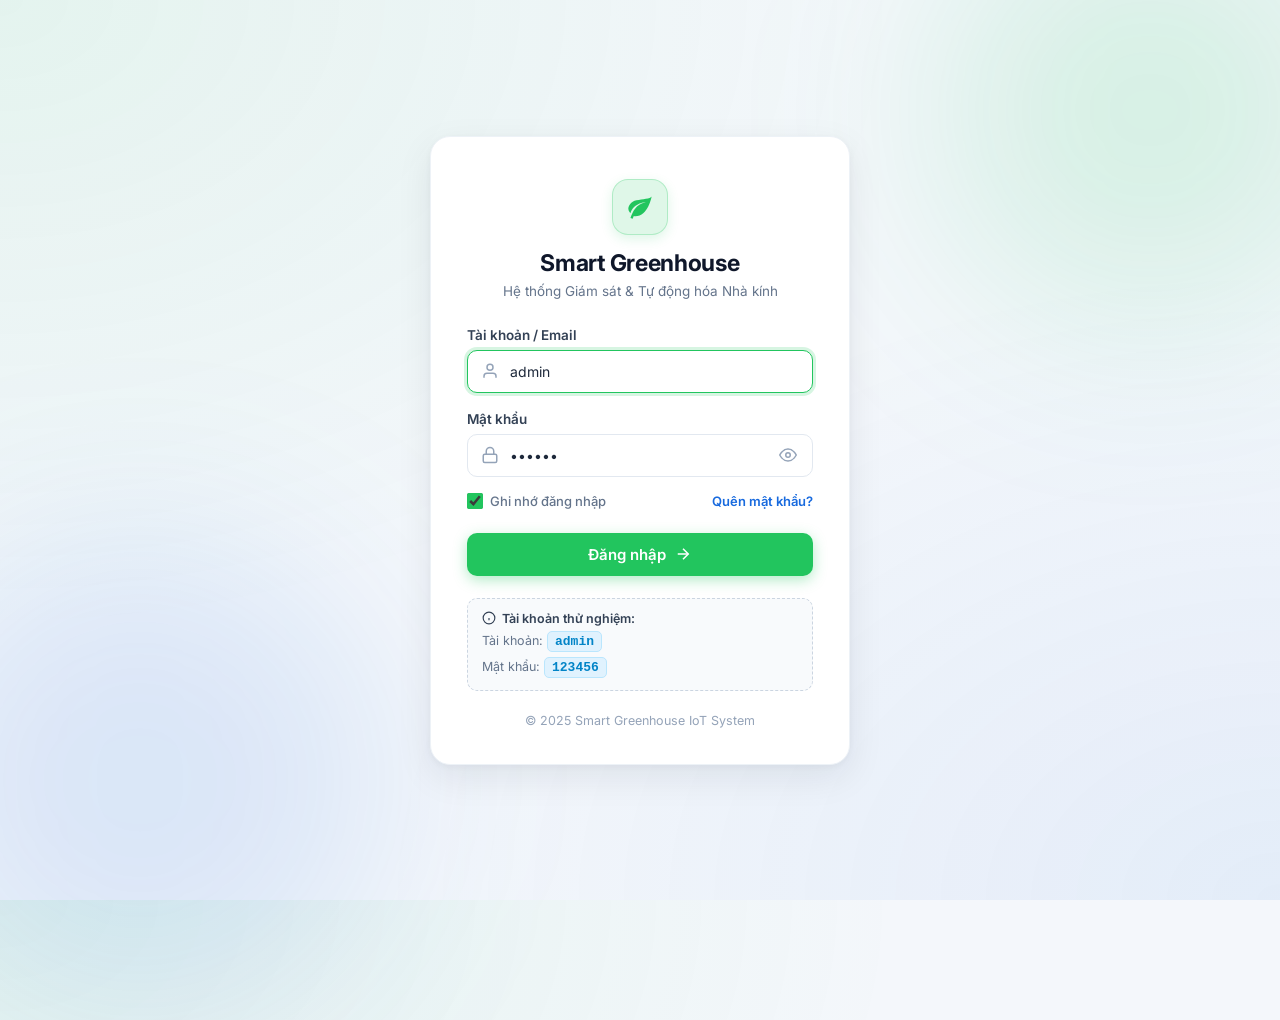
<file: FE/login.html>
<!DOCTYPE html>
<html lang="vi">

<head>
  <meta charset="UTF-8">
  <meta name="viewport" content="width=device-width, initial-scale=1.0">
  <title>Đăng nhập hệ thống - Smart Greenhouse</title>
  <link rel="stylesheet" href="css/style.css">
  <style>
    @keyframes spin {
      from {
        transform: rotate(0deg);
      }

      to {
        transform: rotate(360deg);
      }
    }
  </style>
</head>

<body class="login-body">
  <!-- Ambient Lighting Effects -->
  <div class="login-orb login-orb-1"></div>
  <div class="login-orb login-orb-2"></div>

  <!-- Login Main Card -->
  <div class="login-card">
    <div class="login-brand">
      <div class="login-logo-box">
        <svg width="28" height="28" viewBox="0 0 24 24" fill="currentColor">
          <path
            d="M17 8C8 10 5.9 16.17 3.82 21.34l1.89.66.95-2.3c.48.17.98.3 1.34.3C19 20 22 3 22 3c-1 2-8 2.25-13 3.25S2 11.5 2 13.5s1.75 3.75 1.75 3.75C7 8 17 8 17 8z" />
        </svg>
      </div>
      <h1 class="login-title">Smart Greenhouse</h1>
      <p class="login-subtitle">Hệ thống Giám sát &amp; Tự động hóa Nhà kính</p>
    </div>

    <!-- Alert error banner -->
    <div class="login-alert" id="loginAlert">
      <svg width="18" height="18" viewBox="0 0 24 24" fill="none" stroke="currentColor" stroke-width="2"
        style="flex-shrink:0;">
        <circle cx="12" cy="12" r="10" />
        <line x1="12" y1="8" x2="12" y2="12" />
        <line x1="12" y1="16" x2="12.01" y2="16" />
      </svg>
      <span id="alertText">Tài khoản hoặc mật khẩu không chính xác!</span>
    </div>

    <!-- Form -->
    <form class="login-form" id="loginForm" autocomplete="on">
      <div class="login-field-group">
        <label class="login-label" for="usernameInput">Tài khoản / Email</label>
        <div class="login-input-wrapper">
          <span class="login-input-icon">
            <svg width="18" height="18" viewBox="0 0 24 24" fill="none" stroke="currentColor" stroke-width="2">
              <path d="M20 21v-2a4 4 0 0 0-4-4H8a4 4 0 0 0-4 4v2" />
              <circle cx="12" cy="7" r="4" />
            </svg>
          </span>
          <input type="text" id="usernameInput" class="login-input" placeholder="admin" required autofocus
            value="admin">
        </div>
      </div>

      <div class="login-field-group">
        <label class="login-label" for="passwordInput">Mật khẩu</label>
        <div class="login-input-wrapper">
          <span class="login-input-icon">
            <svg width="18" height="18" viewBox="0 0 24 24" fill="none" stroke="currentColor" stroke-width="2">
              <rect x="3" y="11" width="18" height="11" rx="2" ry="2" />
              <path d="M7 11V7a5 5 0 0 1 10 0v4" />
            </svg>
          </span>
          <input type="password" id="passwordInput" class="login-input" placeholder="••••••••" required value="123456">
          <button type="button" class="login-toggle-pw" id="togglePasswordBtn" title="Hiện/ẩn mật khẩu">
            <svg width="18" height="18" viewBox="0 0 24 24" fill="none" stroke="currentColor" stroke-width="2">
              <path d="M1 12s4-8 11-8 11 8 11 8-4 8-11 8-11-8-11-8z" />
              <circle cx="12" cy="12" r="3" />
            </svg>
          </button>
        </div>
      </div>

      <div class="login-options-row">
        <label class="login-remember">
          <input type="checkbox" id="rememberMe" checked>
          <span>Ghi nhớ đăng nhập</span>
        </label>
        <a href="#" class="login-forgot-link"
          onclick="alert('Vui lòng liên hệ quản trị viên hệ thống để khôi phục mật khẩu.'); return false;">Quên mật
          khẩu?</a>
      </div>

      <button type="submit" class="login-submit-btn" id="submitBtn">
        <span>Đăng nhập</span>
        <svg width="18" height="18" viewBox="0 0 24 24" fill="none" stroke="currentColor" stroke-width="2">
          <line x1="5" y1="12" x2="19" y2="12" />
          <polyline points="12 5 19 12 12 19" />
        </svg>
      </button>
    </form>

    <!-- Quick Demo Account Helper -->
    <div class="login-hint-badge">
      <div class="login-hint-title">
        <svg width="14" height="14" viewBox="0 0 24 24" fill="none" stroke="currentColor" stroke-width="2">
          <circle cx="12" cy="12" r="10" />
          <line x1="12" y1="16" x2="12" y2="12" />
          <line x1="12" y1="8" x2="12.01" y2="8" />
        </svg>
        <span>Tài khoản thử nghiệm:</span>
      </div>
      <div>Tài khoản: <span class="login-hint-code" onclick="fillDemoAccount('admin', '123456')"
          title="Nhấn để tự điền">admin</span></div>
      <div>Mật khẩu: <span class="login-hint-code" onclick="fillDemoAccount('admin', '123456')"
          title="Nhấn để tự điền">123456</span></div>
    </div>

    <div class="login-footer-copy">
      © 2025 Smart Greenhouse IoT System
    </div>
  </div>

  <script src="js/common.js"></script>
  <script src="js/login.js"></script>
</body>

</html>
</file>
<file: FE/css/style.css>
/* ==========================================================================
   Smart Greenhouse Dashboard - Master Stylesheet (css/style.css)
   Organized modularly using CSS @import
   ========================================================================== */

/* 1. Core & Base Design Tokens */
@import url('base.css');

/* 2. Global Layout & Structure */
@import url('layout.css');

/* 3. Reusable UI Components */
@import url('components.css');

/* 4. Page-Specific Styles */
@import url('pages/dashboard.css');
@import url('pages/sensors.css');
@import url('pages/control.css');
@import url('pages/rules.css');
@import url('pages/history.css');
@import url('pages/zones.css');
@import url('pages/login.css');
</file>
